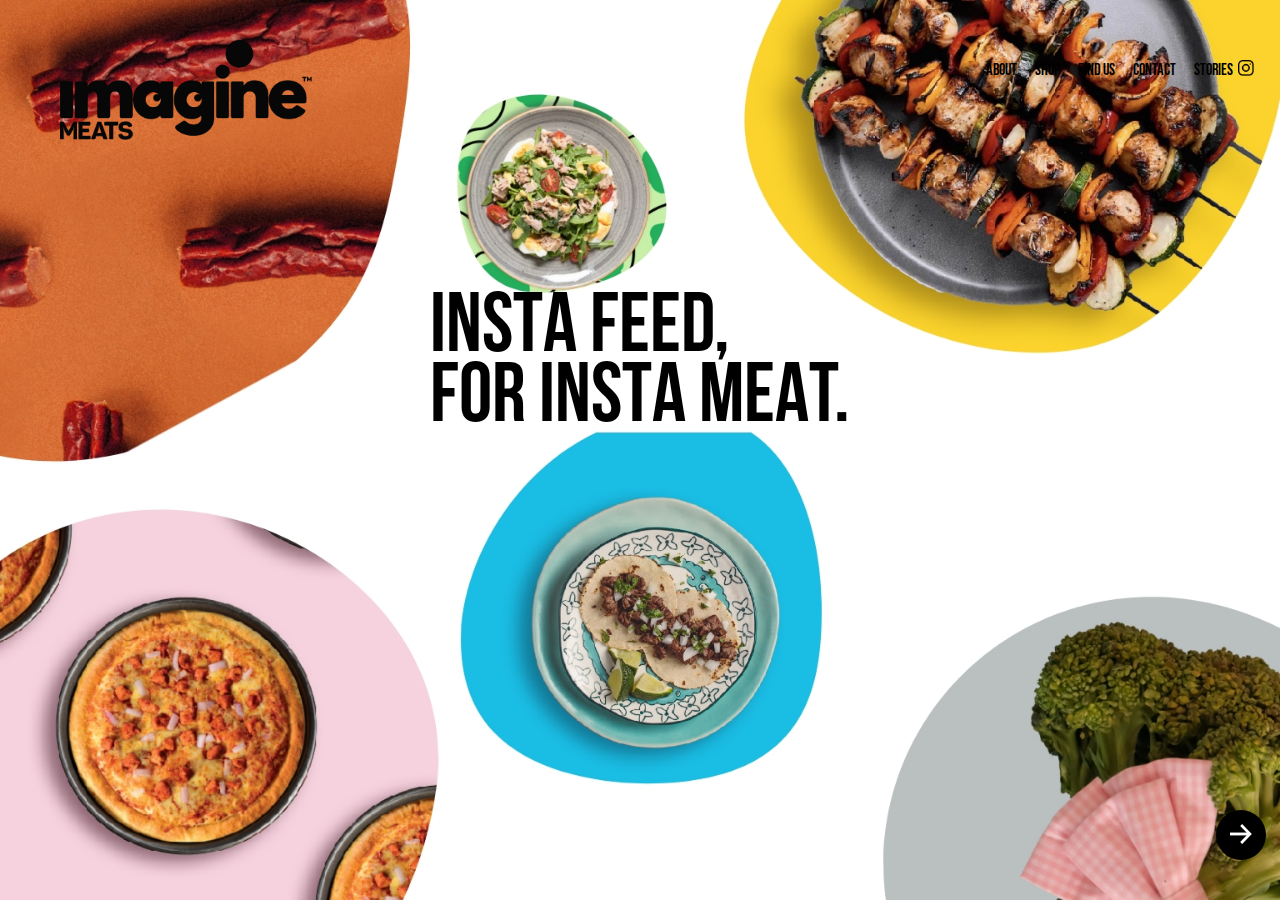
<file: HTML CSS files/index.html>
<!DOCTYPE html>
<html lang="en">
<head>
    <meta charset="UTF-8">
    <meta name="viewport" content="width=device-width, initial-scale=1.0">
    <title>Imagine</title>
    <link rel="stylesheet" href="style.css">
</head>
<body>
    <header>
        <img class="logo-img" src="images/logo.png" alt="Logo for Imagine">
        <nav>
            <ul class="nav-links">
                <li><a href="#">About</a></li>
                <li><a href="#">Shop</a></li>
                <li><a href="#">Find us</a></li>
                <li><a href="#">Contact</a></li>
                <li><a href="#">Stories <img class="insta-logo" src="images/instagram logo.png" alt="Instagram logo"></a></li>
            </ul>
        </nav>
    </header>
    <div class="title">
        <h1>INSTA FEED,<br>FOR INSTA MEAT.</h1>
    </div>
    <div class="button">
        <button class="next-arrow-button"><img  src="svg/arrow icon.svg" alt="arrow icon"></button>
    </div>
</body>
</html>
</file>
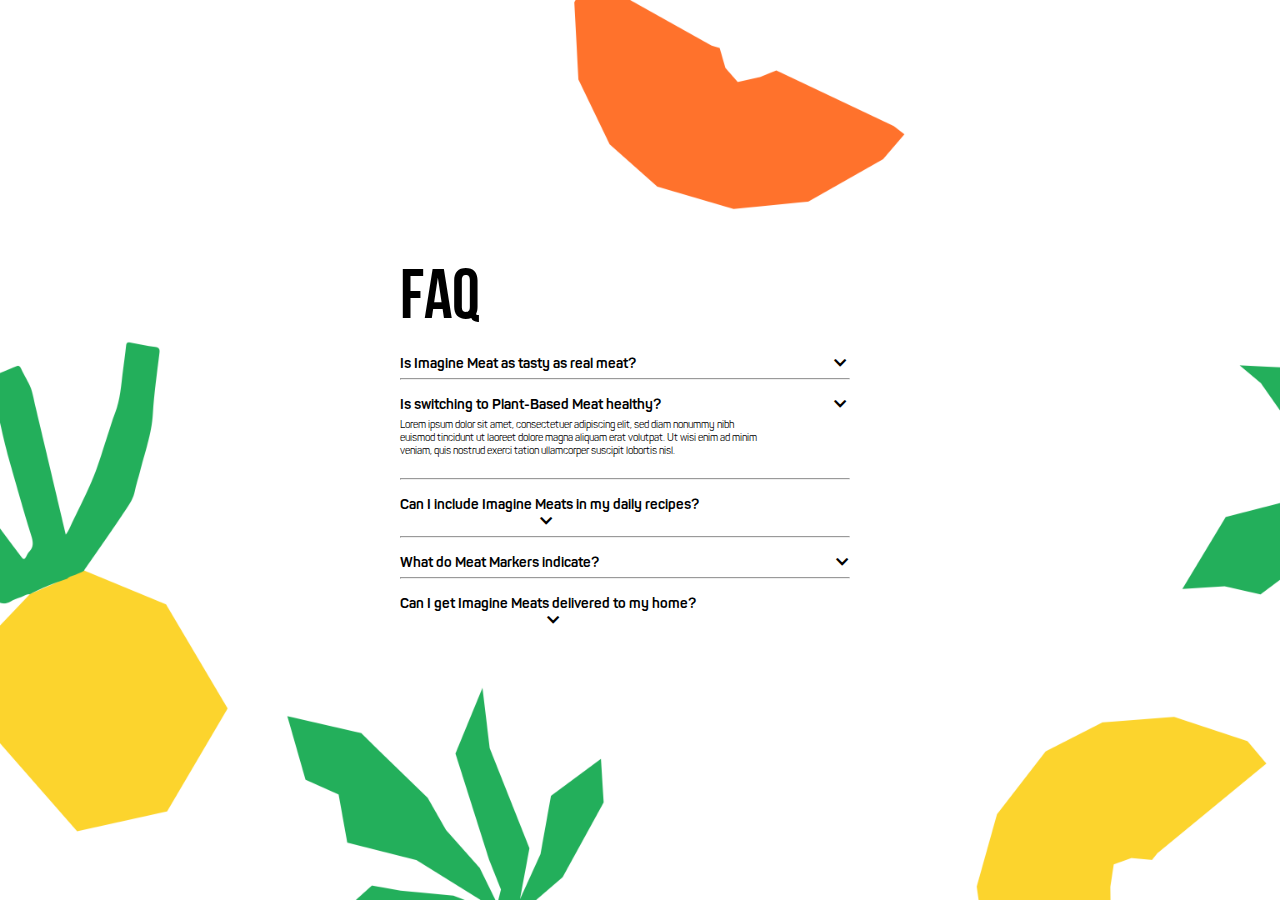
<file: HTML CSS files/faq-s7.html>
<!DOCTYPE html>
<html lang="en">
<head>
    <meta charset="UTF-8">
    <meta name="viewport" content="width=device-width, initial-scale=1.0">
    <title>FAQs</title>
    <link rel="stylesheet" href="style-faq.css">
    <link rel="stylesheet" href="https://cdnjs.cloudflare.com/ajax/libs/font-awesome/5.15.2/css/all.min.css">
</head>
<body>
    <div class="container">
        <div class="faq">
            <p class="q1">FAQ</p>
            <p class="q2">Is Imagine Meat as tasty as real meat? <i class="fas fa-chevron-down"></i><hr></p>
            <p class="q3">Is switching to Plant-Based Meat healthy?<i class="fas fa-chevron-down"></i></p>
            <p class="q4">Lorem ipsum dolor sit amet, consectetuer adipiscing elit, sed diam nonummy nibh euismod tincidunt ut laoreet dolore magna aliquam erat volutpat. Ut wisi enim ad minim veniam, quis nostrud exerci tation ullamcorper suscipit lobortis nisl. <hr> </p>
            <p class="q5">Can I include Imagine Meats in my daily recipes?<i class="fas fa-chevron-down"></i> <hr></p>
            <p class="q6">What do Meat Markers indicate?<i class="fas fa-chevron-down"></i> <hr></p>
            <p class="q7">Can I get Imagine Meats delivered to my home?<i class="fas fa-chevron-down"></i></p>
        </div>
    </div>
    
</body>
</html>
</file>
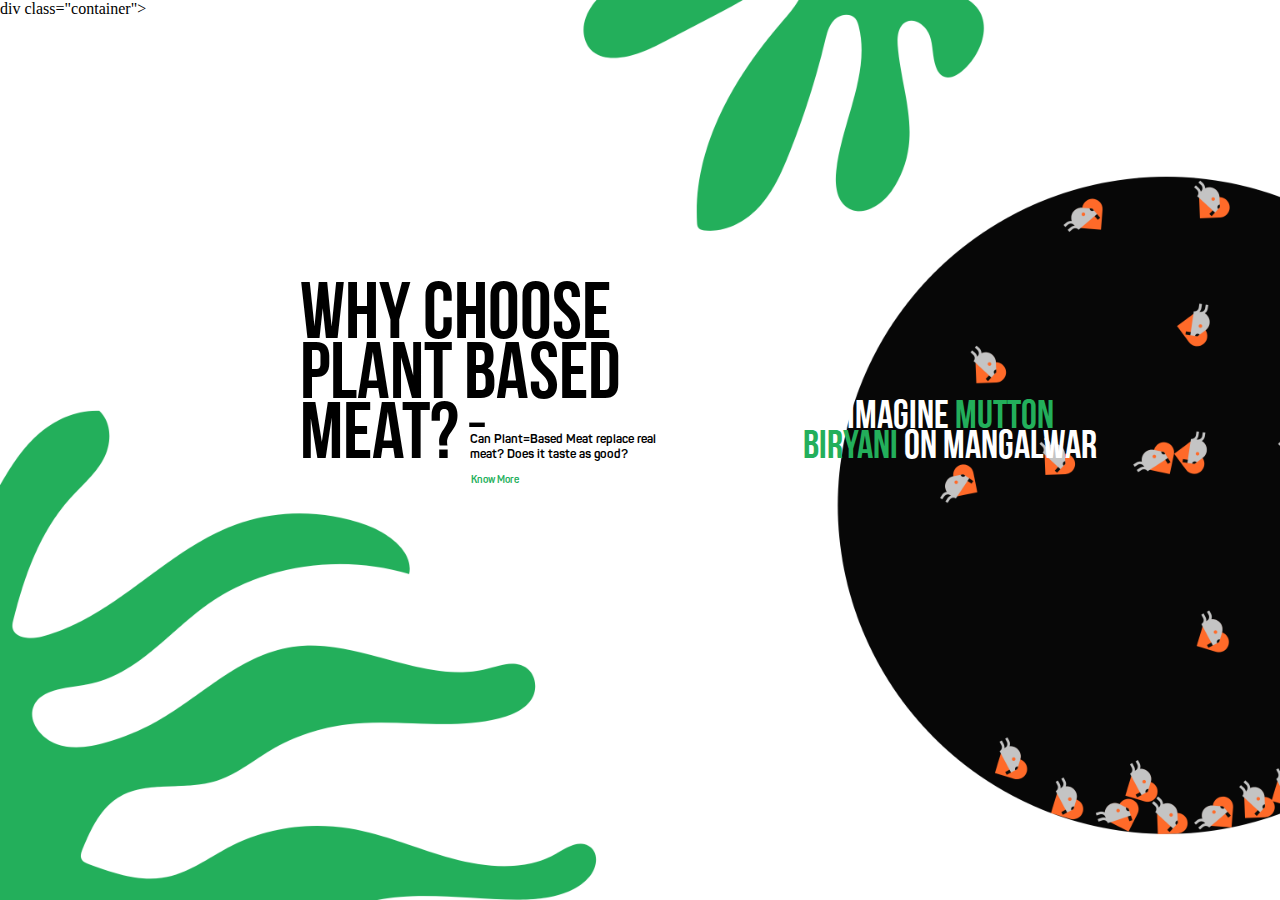
<file: HTML CSS files/home-s2-bv2.html>
<!DOCTYPE html>
<html lang="en">
<head>
    <meta charset="UTF-8">
    <meta name="viewport" content="width=device-width, initial-scale=1.0">
    <title>Home scroll2 bv2</title>
    <link rel="stylesheet" href="style-s2-bv2.css">
</head>
<body>
    div class="container">
            <div class="title">
                <h1>
                Why choose <br>plant based <br>meat?
                </h1>
            </div>
            <div class="cotainer2">
                <div class="mutton-biryani">
                    <p>Imagine <span>Mutton<br>biryani</span> on Mangalwar</p>
                </div>
            </div>
            <div class="text">
                <span>-</span>
                <p>Can Plant=Based Meat replace real<br>meat? Does it taste as good?</p>
            </div> 
            <div class="know-more">
                    <h5><br>Know More</h5>
            </div>
        
    </div>
    
</body>
</html>
</file>
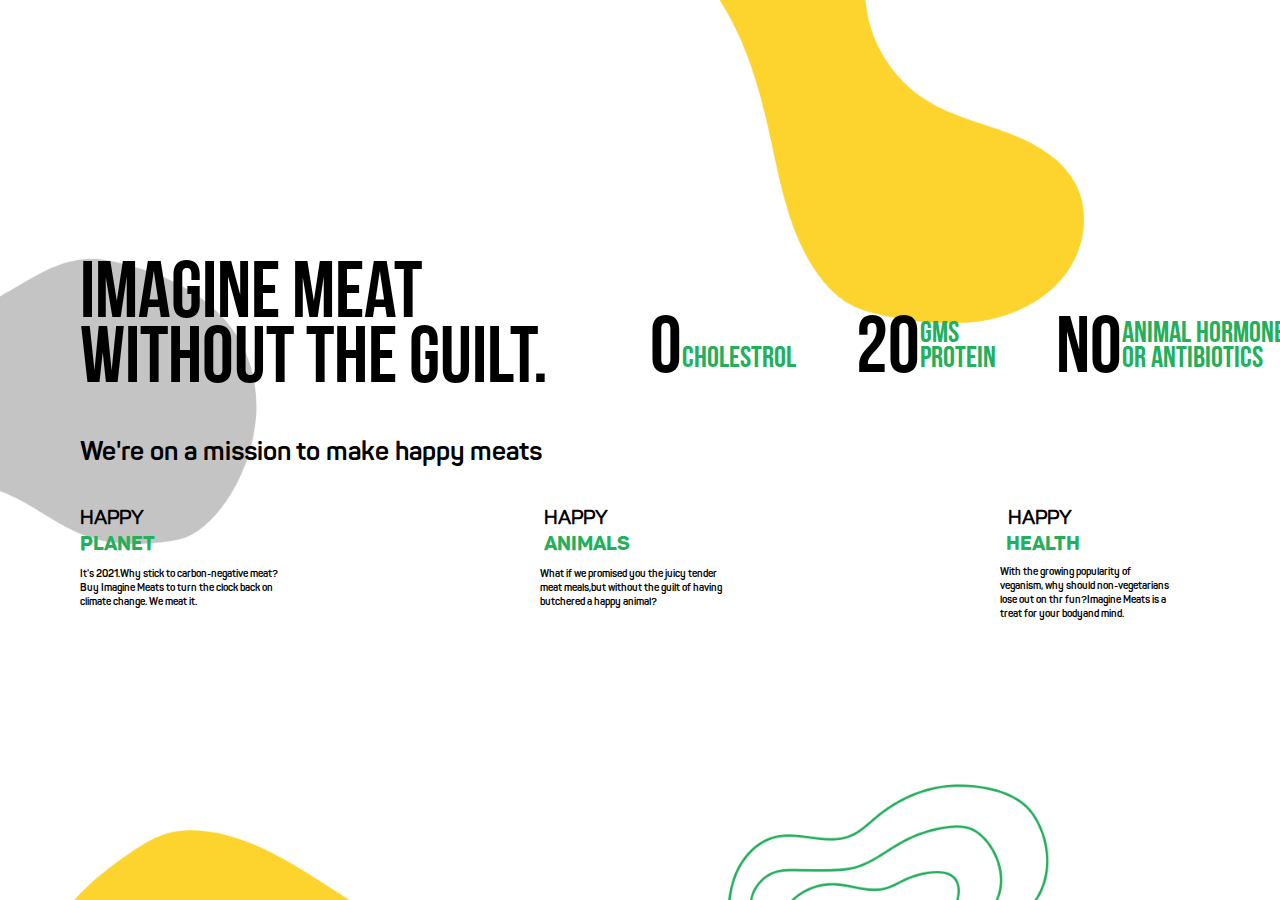
<file: HTML CSS files/home-s3.html>
<!DOCTYPE html>
<html lang="en">
<head>
    <meta charset="UTF-8">
    <meta name="viewport" content="width=device-width, initial-scale=1.0">
    <title>Home s3</title>
    <link rel="stylesheet" href="style-s3.css">
</head>
<body>
    <div class="container">
        <div class="title">
            <p class="meat">Imagine meat<br>without the guilt.</p>
        </div>
            <div class="nutrition">
                <p class="cholestrol">
                <span>0</span> 
                    <h5> <br> cholestrol</h5>
                </p>
                <p class="protein">
                    <span >20</span> 
                    <h5>GMS<br>protein</h5>
                </p>
                <p class="hormones">
                    <span>NO</span> 
                    <h5>animal hormones<br>or antibiotics</h5>
                </p>
            </div>
        
        <div class="mission-text">
            <p>We're on a mission to make happy meats</p>
        </div>

        <div class="happy-text">
            <div class="row1">
                <h5>Happy</h5>
                <h5>Happy</h5>
                <h5>Happy</h5>
            </div>
            <div class="row2">
            <h5 id="h1">Planet</h5>
                <h5 id="h2">Animals</h5>
                <h5 id="h3">Health</h5> 
            </div>
            <div class="row3">
                <p class="planet-text">It's 2021.Why stick to carbon-negative meat?<br>Buy Imagine Meats to turn the clock back on<br>climate change. We meat it.</p>
                
                <p class="animal-text">What if we promised you the juicy tender<br>meat meals,but without the guilt of having <br>butchered a happy animal?</p>
                
                <p class="health-text">With the growing popularity of<br>veganism, why should non-vegetarians<br>lose out on thr fun?Imagine Meats is a<br>treat for your bodyand mind.</p>
            </div>
        </div>
    </div>
    
</body>
</html>
</file>
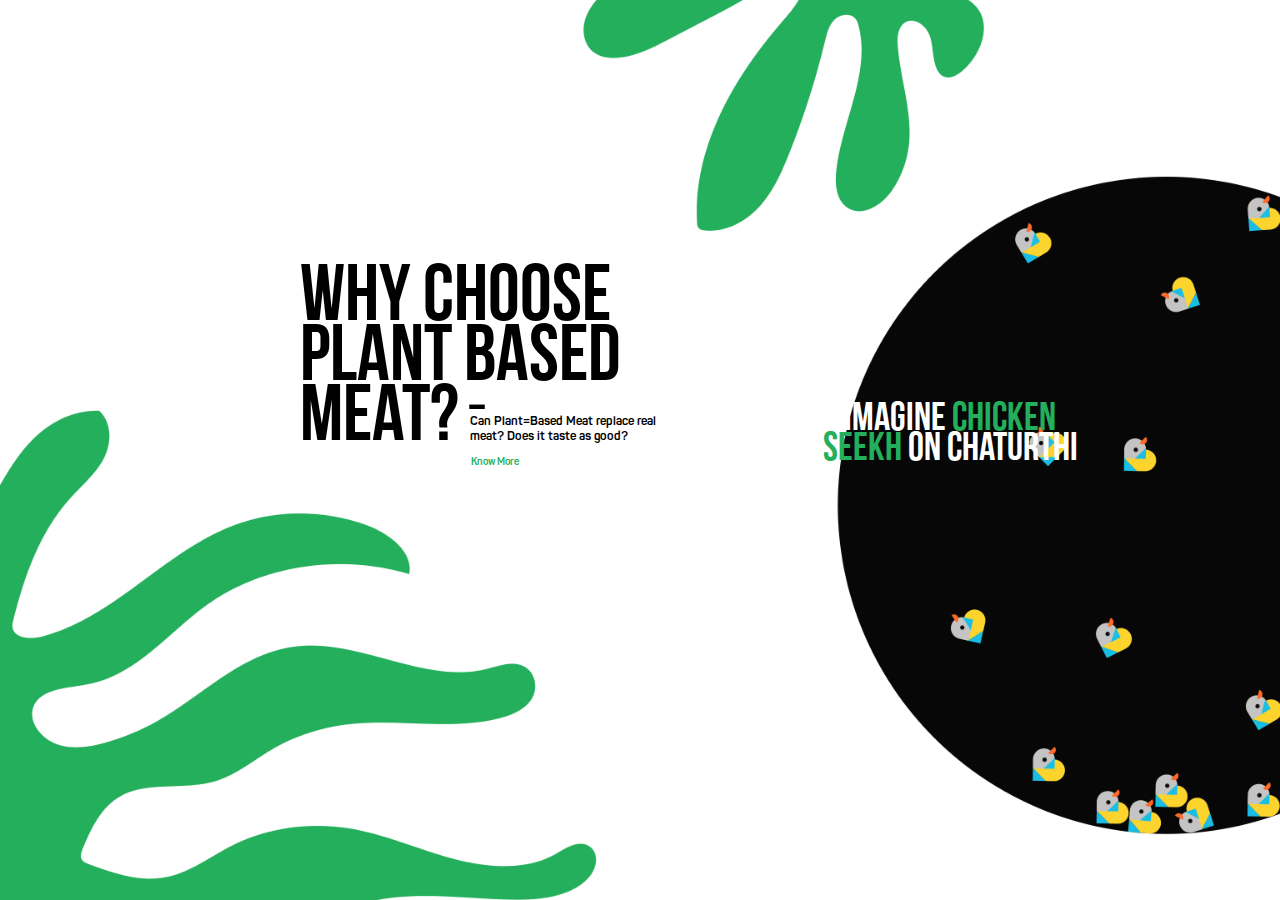
<file: HTML CSS files/home-scroll2-bv.html>
<!DOCTYPE html>
<html lang="en">
<head>
    <meta charset="UTF-8">
    <meta name="viewport" content="width=device-width, initial-scale=1.0">
    <title>Home scroll2 bv</title>
    <link rel="stylesheet" href="style-s2-bv.css">
</head>
<body>
    <div class="container">
            <div class="title">
                <h1>
                Why choose <br>plant based <br>meat?
                </h1>
            </div>
            <div class="cotainer2">
                <div class="chicken-seekh">
                    <p>Imagine <span> Chicken<br>seekh</span> on Chaturthi</p>
        
                </div>
            </div>
            <div class="text">
                <span>-</span>
                <p>Can Plant=Based Meat replace real<br>meat? Does it taste as good?</p>
            </div> 
            <div class="know-more">
                    <h5><br>Know More</h5>
            </div>
        
    </div>
    
</body>
</html>
</file>
<file: HTML CSS files/style.css>
*{
    margin: 0;
    padding: 0;

}
body{
    background-image: url(images/background.jpg);
    background-size: cover;
    height: 100vh;
    background-repeat: no-repeat;
}
/* .container{
    margin-left: 200px;
} */
.logo-img {
    height: 100px;
    padding-left: 60px;
    padding-top: 40px;
    cursor: pointer;
    margin-right: auto;
}
.insta-logo{
    height: 16px;
    padding-left: 5px;
    position: absolute;
    top: 60px;
   
}
@font-face{
    font-family: 'bebas neue bold';
    src: url(fonts/BebasNeue-Bold.otf);
    font-style: normal;

}

li,a{
    font-family: bebas neue bold;
    text-decoration: none;
    color: black;
    font-size: 16px;
}
header{
    display: flex;
    justify-content: flex-end;
    align-items: center;
}
.nav-links{
    list-style: none;
    padding-right: 40px;
}
.nav-links li{
    display: inline;
    padding: 0px 7px;
}

.title{
    margin:auto; 
    max-width: 500px;
    height: 50vh;
    font-family: bebas neue bold;
    font-size: 42px;
    display: flex;
    align-items: center;
    justify-content: center;
    line-height: 70px;
}
.button{
    border: none;
    width: 50px;
    height: 50px;
    padding-right: 40px;
    position: absolute;
    top: 90%;
    left: 95%;
  
}
.next-arrow-button{
    border: none;
    width: 50px;
    height: 50px;
    background-color: black;
    border-radius: 50%;
    outline: none;
}
</file>
<file: HTML CSS files/style-faq.css>
*{
    margin: 0;
    padding: 0;
}
body{
     background-image: url(images/SCROLL\ 7-FAQ.png);
     background-repeat: no-repeat;
     background-size: cover;
     height:100hv;
}

.container{
    height: 100vh;
    width: 100%;
    display: flex;
    flex-direction: column;
    justify-content: center;
}

@font-face{
    font-family: 'bebas neue bold';
    src: url(fonts/BebasNeue-Bold.otf);
    font-style: normal;
}

@font-face{
    font-family: 'panton bold';
    src: url(fonts/Panton-Bold.otf);
    font-style: normal;
}
@font-face{
    font-family: 'panton regular';
    src: url(fonts/Panton-Regular.otf);
    font-style: normal;
}
.faq{
    width: 450px;
    padding-left: 400px;
}

.faq .q1{
    font-family: bebas neue bold;
    font-size: 70px;
    padding-bottom: 20px;
}
.faq .q2{
    font-family:panton bold;
    font-size: 14px;
    padding-bottom: 5px;
}
.faq .q3{
    font-family: panton bold;
    font-size: 14px;
    padding-top: 17px;
    padding-bottom: 5px;
}
.faq .q4{
    font-family: panton regular;
    font-size: 10px;
    padding-bottom: 20px;
    padding-right: 80px;
}
.faq .q5{
    font-family: panton bold;
    font-size: 14px;
    padding-top: 17px;
    padding-bottom: 5px;
}
.faq .q6{
    font-family: panton bold;
    font-size: 14px;
    padding-top: 17px;
    padding-bottom: 5px;
}
.faq .q7{
    font-family: panton bold;
    font-size: 14px;
    padding-top: 17px;
    padding-bottom: 5px;
}

.faq .q2 i{
    padding-left: 195px;
}
.faq .q3 i{
    padding-left: 173px;
}
.faq .q5 i{
    padding-left: 140px;
}
.faq .q6 i{
    padding-left: 237px;
}
.faq .q7 i{
    padding-left: 147px;
}
</file>
<file: HTML CSS files/style-s2-bv2.css>
*{
    margin: 0;
    padding: 0;

}

body{
    background-image: url(images/SCROLL\ 2-BRAND\ VALUE\ \(Text\ animation\).png);
    background-size: cover;
    height: 100vh;
    background-repeat: no-repeat;

}

.container{
    height: 100vh;
    width: 100%;
    display: flex;
    flex-direction: column;
}

@font-face{
    font-family: 'bebas neue bold';
    src: url(fonts/BebasNeue-Bold.otf);
    font-style: normal;
}

.title{ 
    display: flex;
    align-items: center;
    padding-top: 270px;
    padding-left: 300px;
    z-index: -1;
}

.title h1{
    font-family: bebas neue bold;
    font-size: 80px;
    line-height: 60px;
}

@font-face{
    font-family: 'panton bold';
    src: url(fonts/Panton-Bold.otf);
    font-style: normal;
}

.text{ 
    display: flex;
    align-items: center;   
}

.text p{
    font-family: panton bold;
    font-size: 12px; 
    position: relative;
    bottom: 200px;
    left: 450px;
    z-index: 1;
}

.text span{
    font-size: 60px;
    position: relative;
    bottom: 228px;
    left: 467px;
    z-index: 2;
}

.know-more{
    font-family: panton bold;
    color: #23AF5B;
    font-size: 12px;
    position: relative;
    left: 471px;
    bottom: 220px;
    z-index: 30;
}

.know-more:hover{
    cursor: pointer;
}

.container2{
    display: flex;
    flex-direction: row;
    align-items: center;
}

.mutton-biryani{
    
    font-family: bebas neue bold;
    font-size: 40px;
    align-items: center;
    text-align: center;
    padding-left: 620px;
    padding-top: 85px;
    color: white;
    line-height: 30px;
    position: relative;
    bottom: 150px;
    z-index: 30;
}

.mutton-biryani span {
    color: #23AF5B;
}
</file>
<file: HTML CSS files/style-s3.css>
*{
    margin: 0;
    padding: 0;
}
 body{
     background-image: url(images/SCROLL\ 3-BRAND\ USP\ \(CONCISE\).png);
     background-repeat: no-repeat;
     background-size: cover;
     height:100hv;
 }

 .container{
    height: 100vh;
    width: 100%;
    /* display: flex;
    flex-direction: row; */
    
}

@font-face{
    font-family: 'bebas neue bold';
    src: url(fonts/BebasNeue-Bold.otf);
    font-style: normal;
}

@font-face{
    font-family: 'panton bold';
    src: url(fonts/Panton-Bold.otf);
    font-style: normal;
}
@font-face{
    font-family: 'panton regular';
    src: url(fonts/Panton-Regular.otf);
    font-style: normal;
}
@font-face{
    font-family: 'panton extrabold';
    src: url(fonts/Panton\ ExtraBold.otf);
    font-style: normal;
}

.title{
    display: flex;
    align-items: flex-end;
    font-family: bebas neue bold;
    flex-direction: row;
    padding-top: 265px;
}
.title .meat{
    font-size: 80px;
    line-height: 65px;
    padding-left: 80px;

}
.nutrition{
    display: flex;
    align-items: flex-end;
    font-family: bebas neue bold;
    position: relative;
    z-index: 5;
    left: 550px ;
    bottom: 83px;
}

.nutrition .cholestrol span{
    font-size: 80px;
    padding-left: 100px;
    
}

.nutrition .protein span{
    font-size: 80px;
    padding-left: 60px;
    
}

.nutrition .hormones  span{
    font-size: 80px;
    padding-left: 60px;
}

.nutrition h5{
    font-size: 30px;
    color: #23AF5B;
    line-height: 25px;
    padding-bottom: 20px;
}

.mission-text{
    
    display: flex;
    align-items: center;
    padding-left: 80px;
    position: relative;
    z-index: 6;
    bottom: 38px;
}

.mission-text p{
    font-family: panton bold;
    font-size: 26px;
}

.happy-text .row1{
    display: flex;
    align-items: center;
    flex-direction: row;
    position: relative;
    z-index: 6;
    left: 80px;
    text-transform: uppercase;
}

.happy-text .row2{
    display: flex;
    align-items: center;
    flex-direction: row;
    position: relative;
    z-index: 6;
    left: 80px;
    text-transform: uppercase;
}

.happy-text .row3{
    display: flex;
    align-items: center;
    flex-direction: row;
    position: relative;
    z-index: 6;
    left: 80px;
}

.happy-text .row1 h5{
    font-family: panton regular;
    font-size: 20px;
    padding-right: 400px;
}

.happy-text #h1{
    font-family: panton extrabold;
    font-size: 20px;
    color: #23AF5B;
   
}
.happy-text #h2{
    font-family: panton extrabold;
    font-size: 20px;
    color: #23AF5B;
    padding-left: 389px;
   
}
.happy-text #h3{
    font-family: panton extrabold;
    font-size: 20px;
    color: #23AF5B;
    padding-left: 376px;
   
}

.happy-text .row3 .planet-text{
    font-family: panton bold;
    font-size: 10px;
    line-height: 14px;

}
.happy-text .row3 .animal-text{
    font-family: panton bold;
    font-size: 10px;
    padding-left: 262px;
    line-height: 14px;
}
.happy-text .row3 .health-text{
    font-family: panton bold;
    font-size: 10px;
    padding-left: 278px;
    padding-top: 10px;
    line-height: 14px;
}
</file>
<file: HTML CSS files/style-s2-bv.css>
*{
    margin: 0;
    padding: 0;

}

body{
    background-image: url(images/SCROLL\ 2-BRAND\ VALUE\ \(CONCISE\).png);
    background-size: cover;
    height: 100vh;
    background-repeat: no-repeat;

}

.container{
    height: 100vh;
    width: 100%;
    display: flex;
    flex-direction: column;
}

@font-face{
    font-family: 'bebas neue bold';
    src: url(fonts/BebasNeue-Bold.otf);
    font-style: normal;
}

.title{ 
    display: flex;
    align-items: center;
    padding-top: 270px;
    padding-left: 300px;
    z-index: -1;
}

.title h1{
    font-family: bebas neue bold;
    font-size: 80px;
    line-height: 60px;
}

@font-face{
    font-family: 'panton bold';
    src: url(fonts/Panton-Bold.otf);
    font-style: normal;
}

.text{ 
    display: flex;
    align-items: center;   
}

.text p{
    font-family: panton bold;
    font-size: 12px; 
    position: relative;
    bottom: 200px;
    left: 450px;
    z-index: 1;
}

.text span{
    font-size: 60px;
    position: relative;
    bottom: 228px;
    left: 467px;
    z-index: 2;
}

.know-more{
    font-family: panton bold;
    color: #23AF5B;
    font-size: 12px;
    position: relative;
    left: 471px;
    bottom: 220px;
    z-index: 30;
}

.know-more:hover{
    cursor: pointer;
}

.container2{
    display: flex;
    flex-direction: row;
    align-items: center;
}

.chicken-seekh{
    
    font-family: bebas neue bold;
    font-size: 40px;
    align-items: center;
    text-align: center;
    padding-left: 620px;
    padding-top: 85px;
    color: white;
    line-height: 30px;
    position: relative;
    bottom: 130px;
    z-index: 30;
}

.chicken-seekh span {
    color: #23AF5B;
}
</file>
